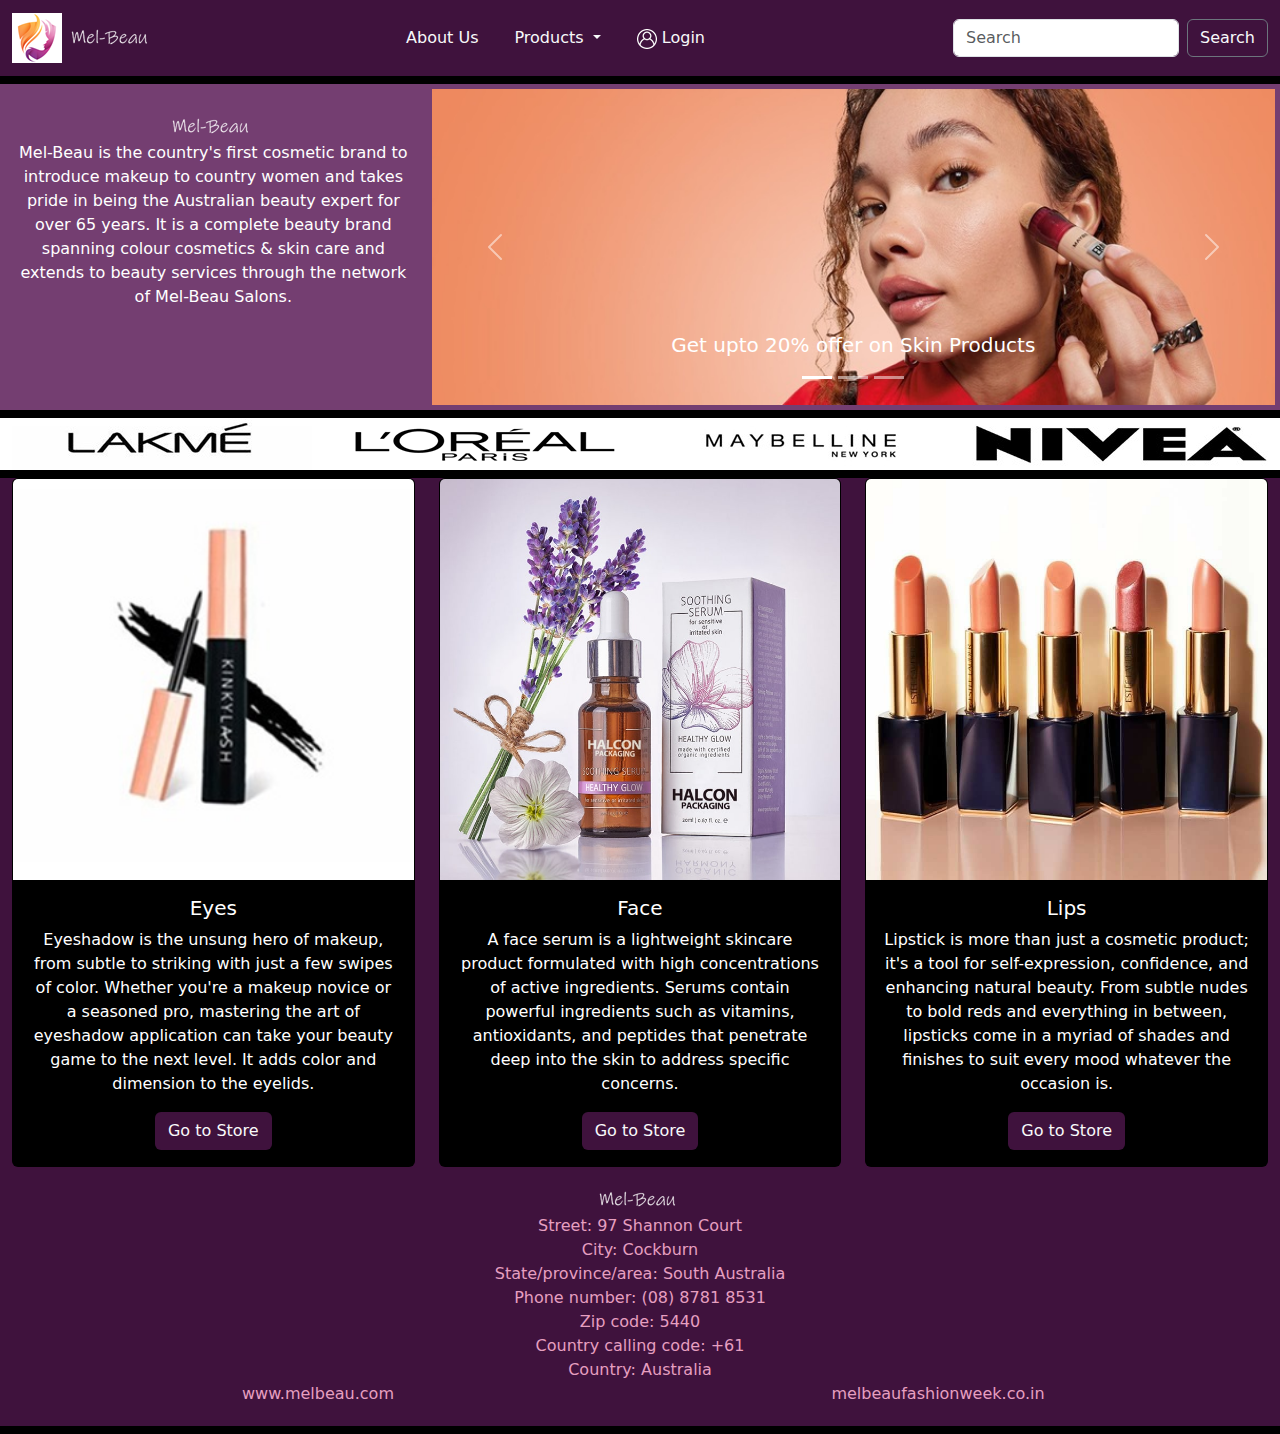
<file: index.html>
<!DOCTYPE html>
<html lang="en">
<head>
    <meta charset="UTF-8">
    <meta name="viewport" content="width=device-width, initial-scale=1.0">
    <title>Mel-Beau</title>
    
    <!--CSS link from Bootstrap-->
    <link href="https://cdn.jsdelivr.net/npm/bootstrap@5.3.3/dist/css/bootstrap.min.css" rel="stylesheet" integrity="sha384-QWTKZyjpPEjISv5WaRU9OFeRpok6YctnYmDr5pNlyT2bRjXh0JMhjY6hW+ALEwIH" crossorigin="anonymous">
    
    <!--JavaScript link from Bootstrap-->
    <script src="https://cdn.jsdelivr.net/npm/bootstrap@5.3.3/dist/js/bootstrap.bundle.min.js" integrity="sha384-YvpcrYf0tY3lHB60NNkmXc5s9fDVZLESaAA55NDzOxhy9GkcIdslK1eN7N6jIeHz" crossorigin="anonymous"></script>
    
    <!--Favicon link-->
    <link rel="icon" type="image/x-icon" href="images/favicon.webp">
    
    <!--CSS link-->
    <link href="styles/indexStyles.css" rel="stylesheet">

  </head>
<body>
  <!--Navigation Bar code starts-->
    <nav class="navbar navbar-expand-lg" style="background-color:rgb(63, 18, 61);">
        <div class="container-fluid">
          <a class="navbar-brand d-inline-block align-text-center text-light" href="index.html"><img src="images/mel-beau-logo.png"><img src="images/aboutUsLogo.png"></a>
          <button class="navbar-toggler" type="button" data-bs-toggle="collapse" data-bs-target="#navbarSupportedContent" aria-controls="navbarSupportedContent" aria-expanded="false" aria-label="Toggle navigation">
            <span class="navbar-toggler-icon"></span>
          </button>
          <div class="collapse navbar-collapse" id="navbarSupportedContent">
            <ul class="navbar-nav mx-auto mb-2 mb-lg-0">
              <li class="nav-item" style="margin-right:20px;">
                <a class="nav-link text-light" href="aboutUs.html">About Us</a>
              </li>
              <li class="nav-item dropdown" style="margin-right:20px;">
                <a class="nav-link dropdown-toggle text-light" role="button" data-bs-toggle="dropdown" aria-expanded="false">
                  Products
                </a>
                  <ul class="dropdown-menu" style="background-color:rgb(248, 148, 243);">
                  <li><a class="dropdown-item" href="eyes.html" >Eyes</a></li>
                  <li><a class="dropdown-item" href="face.html">Face</a></li>
                  <li><a class="dropdown-item" href="lips.html">Lips</a></li>
                  </ul>
                </li>
              <li class="nav-item" style="margin-right:20px;">
                <a class="nav-link text-light" href="loginPage.html"><img src="images/login-icon.png"> Login</a>
              </li>
            </ul>
            <form class="d-flex" role="search">
              <input class="form-control me-2" type="search" placeholder="Search" aria-label="Search">
              <button class="btn btn-outline-secondary text-light" type="submit">Search</button>
            </form>
          </div>
        </div>
      </nav>  
  <!--Navigation Bar code ends-->

  <!--Dark Container code starts-->
  <div class="container-fluid">
    <div class="row" style="background-color: black;">
      <div class="col-md-12 m-1"></div>
    </div>
  </div>
  <!--Dark Container code ends-->

<!--About Us and Carousel code starts-->
<div class="container-fluid" style="background-color:rgb(116, 62, 113);color: white;">
  <div class="row">

<!--About Us code starts-->
    <div class="col-md-4 text-center" style="margin-top:30px;"><img src="images/aboutUsLogo.png"><br>Mel-Beau is the country's first cosmetic brand to introduce makeup to country women and takes pride in being the Australian beauty expert for over 65 years. It is a complete beauty brand spanning colour cosmetics & skin care and extends to beauty services through the network of Mel-Beau Salons.</div>
<!--About Us code ends-->

<!--Carousel code starts-->
    <div class="col-md-8" style="padding:5px;">
<div id="carouselExampleCaptions" class="carousel slide">
  <div class="carousel-indicators">
    <button type="button" data-bs-target="#carouselExampleCaptions" data-bs-slide-to="0" class="active" aria-current="true" aria-label="Slide 1"></button>
    <button type="button" data-bs-target="#carouselExampleCaptions" data-bs-slide-to="1" aria-label="Slide 2"></button>
    <button type="button" data-bs-target="#carouselExampleCaptions" data-bs-slide-to="2" aria-label="Slide 3"></button>
  </div>
  <div class="carousel-inner">
    <div class="carousel-item active">
      <img src="images/carousel-1.jpg" class="d-block w-100" alt="...">
      <div class="carousel-caption d-none d-md-block">
        <h5>Get upto 20% offer on Skin Products</h5>
      </div>
    </div>
    <div class="carousel-item">
      <img src="images/carousel-2.jpg" class="d-block w-100" alt="...">
      <div class="carousel-caption d-none d-md-block">
        <h5>Get upto 15% offer on Lip Products</h5>
      </div>
    </div>
    <div class="carousel-item">
      <img src="images/carousel-3.jpg" class="d-block w-100" alt="...">
      <div class="carousel-caption d-none d-md-block">
        <h5>Get upto 25% offer on Eye Products</h5>
      </div>
    </div>
  <button class="carousel-control-prev" type="button" data-bs-target="#carouselExampleCaptions" data-bs-slide="prev">
    <span class="carousel-control-prev-icon" aria-hidden="true"></span>
    <span class="visually-hidden">Previous</span>
  </button>
  <button class="carousel-control-next" type="button" data-bs-target="#carouselExampleCaptions" data-bs-slide="next">
    <span class="carousel-control-next-icon" aria-hidden="true"></span>
    <span class="visually-hidden">Next</span>
  </button>
</div>
    </div>
  </div>
  <!--Carousel code ends-->
</div>
</div>
<!--About Us and Carousel code ends-->

<!--Dark Container code starts-->
<div class="container-fluid">
  <div class="row" style="background-color: black;">
    <div class="col-md-12 m-1">
    </div>
  </div>
</div>
<!--Dark Container code ends-->

<!--Brands code starts-->
<div class="container-fluid" style="overflow:hidden";>
  <div class="row" id="brands">
    <div class="col-md-3"><img src="images/lakme.jpg"></div>
    <div class="col-md-3"><img src="images/loreal.png"></div>
    <div class="col-md-3"><img src="images/maybelline.jpg"></div>
    <div class="col-md-3"><img src="images/nivea.jpg"></div>
  </div>
</div>
<!--Brands code starts-->

<!--Dark Container code starts-->
<div class="container-fluid">
  <div class="row" style="background-color: black;">
    <div class="col-md-12 m-1">
    </div>
  </div>
</div>
<!--Dark Container code ends-->

<!--Categories-->
<div class="container-fluid" style="background-color:rgb(63, 18, 61);">
  <div class="row text-center">
      <div class="col-md-4" id="cat1">
          <div class="card" style="background-color: black;color: white;">
              <img src="images/eyes.jpg" class="card-img-top">
              <div class="card-body">
                <h5 class="card-title">Eyes</h5>
                <p class="card-text">Eyeshadow is the unsung hero of makeup, from subtle to striking with just a few swipes of color. Whether you're a makeup novice or a seasoned pro, mastering the art of eyeshadow application can take your beauty game to the next level. It adds color and dimension to the eyelids.</p>
                <a href="eyes.html" class="btn text-light" style="background-color:rgb(63, 18, 61);">Go to Store</a>
              </div>
            </div>    
      </div>
      <div id="cat2" class="col-md-4">
          <div class="card" style="background-color:black;color: white;">
              <img src="images/face.jpg" class="card-img-top">
              <div class="card-body">
                <h5 class="card-title">Face</h5>
                <p class="card-text">A face serum is a lightweight skincare product formulated with high concentrations of active ingredients. Serums contain powerful ingredients such as vitamins, antioxidants, and peptides that penetrate deep into the skin to address specific concerns.</p>
                <a href="face.html" class="btn text-light" style="background-color:rgb(63, 18, 61);">Go to Store</a>
              </div>
            </div>    
      </div>
      <div id="cat3" class="col-md-4">
          <div class="card" style="background-color: black;color: white;">
              <img src="images/lips.jpg" class="card-img-top">
              <div class="card-body">
                <h5 class="card-title">Lips</h5>
                <p class="card-text">Lipstick is more than just a cosmetic product; it's a tool for self-expression, confidence, and enhancing natural beauty. From subtle nudes to bold reds and everything in between, lipsticks come in a myriad of shades and finishes to suit every mood whatever the occasion is.</p>
                <a href="lips.html" class="btn text-light" style="background-color:rgb(63, 18, 61);">Go to Store</a>
              </div>
            </div>    
      </div>
</div>
</div>
<!--Categories-->

<!--Address-->
<div class="container-fluid text-light" style="background-color:rgb(63, 18, 61);padding: 20px;">

<div class="row">
  <div class="col-md-12 text-center" style="color: rgb(230, 159, 192);"><img src="images/aboutUsLogo.png"><br>Street: 97 Shannon Court
    <br>
    City:  Cockburn
    <br>
    State/province/area:   South Australia
    <br>
    Phone number:  (08) 8781 8531
    <br>
    Zip code:  5440
    <br>
    Country calling code:  +61
    <br>
    Country:  Australia</div>
    <div class="row text-center">
      <div class="col-md-6"><a style="text-decoration: none;color: rgb(230, 159, 192);" href="index.html">www.melbeau.com</a></div>
      <div class="col-md-6"><a style="text-decoration: none;color: rgb(230, 159, 192);" href="index.html">melbeaufashionweek.co.in</a></div>
    </div>

</div>
</div>
<!--Address-->

<!--Dark Container code starts-->
<div class="container-fluid">
  <div class="row" style="background-color: black;">
    <div class="col-md-12 m-1">
    </div>
  </div>
</div>
<!--Dark Container code ends-->

</body>
</html>
</file>
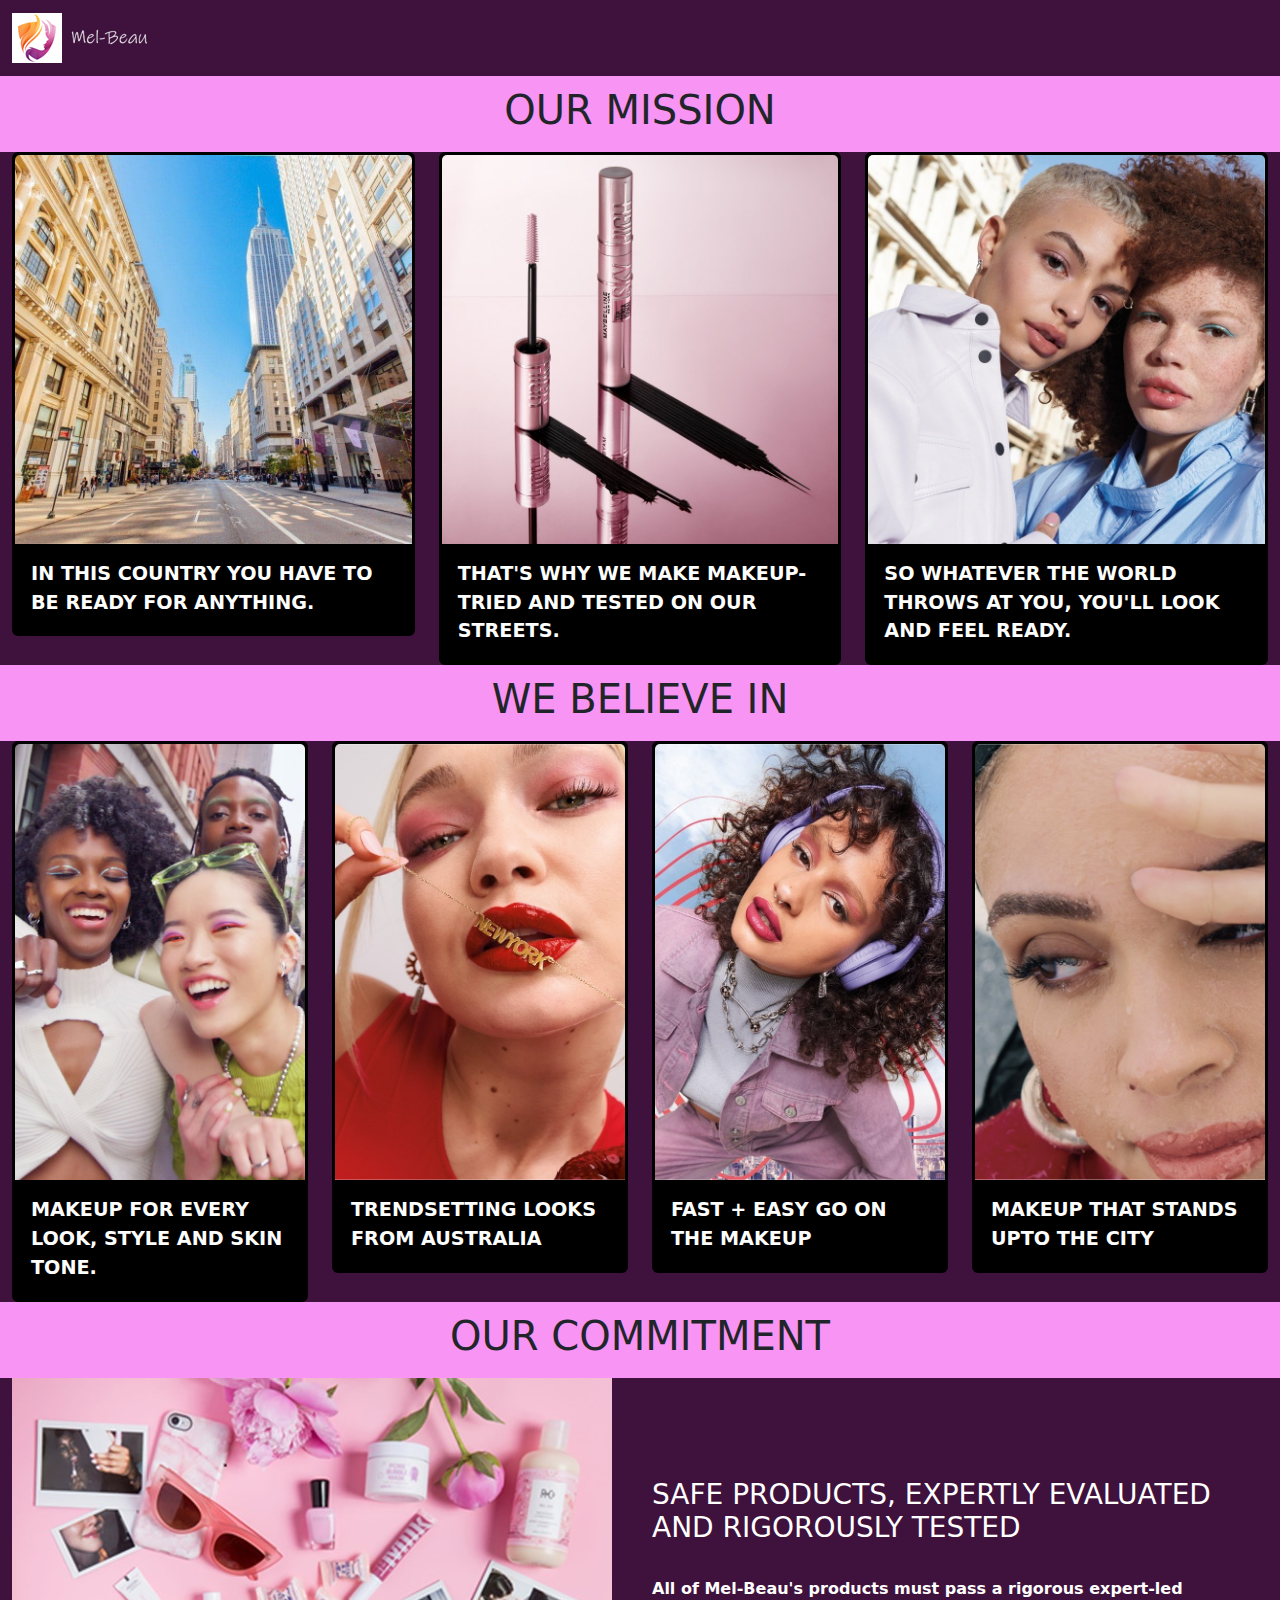
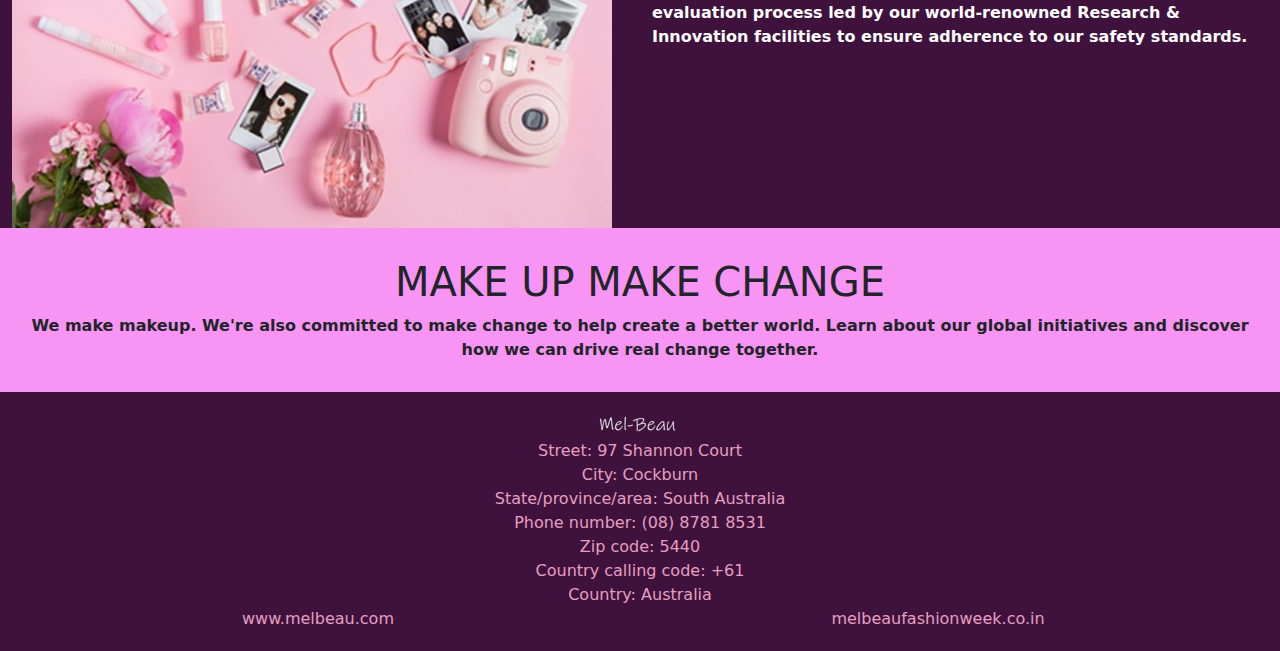
<file: aboutUs.html>
<!DOCTYPE html>
<html lang="en">
<head>
    <meta charset="UTF-8">
    <meta name="viewport" content="width=device-width, initial-scale=1.0">
    <title>About Us</title>
     
    <!--Favicon link-->
     <link rel="icon" type="image/x-icon" href="images/favicon.webp">
    
     <!--CSS link from Bootstrap-->
    <link href="https://cdn.jsdelivr.net/npm/bootstrap@5.3.3/dist/css/bootstrap.min.css" rel="stylesheet" integrity="sha384-QWTKZyjpPEjISv5WaRU9OFeRpok6YctnYmDr5pNlyT2bRjXh0JMhjY6hW+ALEwIH" crossorigin="anonymous">
    
    <!--CSS Link-->
    <link href="styles/aboutUsStyles.css" rel="stylesheet">

  </head>
<body>
    <!--Header-->
    <nav class="navbar navbar-expand-lg" style="background-color:rgb(63, 18, 61);">
        <div class="container-fluid">
          <a class="navbar-brand d-inline-block align-text-center text-light" href="index.html"><img src="images/mel-beau-logo.png"><img src="images/aboutUsLogo.png"></a>
        </div>
    </nav>
    
    <!--First two rows code starts-->
    <div class="container-fluid">

        <div class="row">
            <div class="col-md-12" style="padding:10px;text-align: center;background-color:rgb(248, 148, 243);"><h1>OUR MISSION</h1></div>
        </div>

        <div class="row" style="background-color:rgb(63, 18, 61);">
                <div class="col-md-4" id="card1">
                    <div class="card" style="border: solid black;background-color: black;color: white;">
                        <img src="images/aboutUsImage1.jpg" class="card-img-top">
                        <div class="card-body">
                          <p class="card-text" style="font-size: larger;"><b>IN THIS COUNTRY YOU HAVE TO BE READY FOR ANYTHING.</b></p>
                        </div>
                      </div>    
                </div>
                <div class="col-md-4" id="card2">
                    <div class="card" style="border: solid black;background-color: black;color: white;">
                        <img src="images/aboutUsImage2.jpg" class="card-img-top">
                        <div class="card-body">
                          <p class="card-text" style="font-size: larger;"><b>THAT'S WHY WE MAKE MAKEUP-TRIED AND TESTED ON OUR STREETS.</b></p>
                        </div>
                      </div>    
                </div>
                <div class="col-md-4" id="card3">
                    <div class="card" style="border: solid black;background-color: black;color: white;">
                        <img src="images/aboutUsImage3.jpg" class="card-img-top">
                        <div class="card-body">
                          <p class="card-text" style="font-size: larger;"><b>SO WHATEVER THE WORLD THROWS AT YOU, YOU'LL LOOK AND FEEL READY.</b></p>
                        </div>
                      </div>    
                </div>
        </div>
    </div>
    <!--First two rows code starts-->
    
    <!--Third and Fourth rows code sarts-->
    <div class="container-fluid">
        <div class="row">
            <div class="col-md-12" style="padding: 10px;text-align: center;background-color:rgb(248, 148, 243);"><h1>WE BELIEVE IN</h1></div>
        </div>
        <div class="row" style="background-color:rgb(63, 18, 61);">
            <div class="col-md-3" id="card4">
                <div class="card" style="border: solid black;background-color: black;color: white;">
                    <img src="images/weBelieveInImage1.jpg" class="card-img-top">
                    <div class="card-body">
                      <p class="card-text" style="font-size: larger;"><b>MAKEUP FOR EVERY LOOK, STYLE AND SKIN TONE.</b></p>
                    </div>
                  </div>    
            </div>
            <div class="col-md-3" id="card5">
                <div class="card" style="border: solid black;background-color: black;color: white;">
                    <img src="images/weBelieveInImage2.jpg" class="card-img-top">
                    <div class="card-body">
                      <p class="card-text" style="font-size: larger;"><b>TRENDSETTING LOOKS FROM AUSTRALIA</b></p>
                    </div>
                  </div>    
            </div>
            <div class="col-md-3" id="card6">
                <div class="card" style="border: solid black;background-color: black;color: white;">
                    <img src="images/weBelieveInImage3.jpg" class="card-img-top">
                    <div class="card-body">
                      <p class="card-text" style="font-size: larger;"><b>FAST + EASY GO ON THE MAKEUP</b></p>
                    </div>
                  </div>    
            </div>
            <div class="col-md-3" id="card7">
                <div class="card" style="border: solid black;background-color: black;color: white;">
                    <img src="images/weBelieveInImage4.jpg" class="card-img-top">
                    <div class="card-body">
                      <p class="card-text" style="font-size: larger;"><b>MAKEUP THAT STANDS UPTO THE CITY</b></p>
                    </div>
                  </div>    
            </div>
        </div>
    </div>
    <!--Third and Fourth rows code ends-->
    
    <!--Fifth and Sixth rows code starts-->
    <diV class="container-fluid">
        <div class="row">
            <div class="col-md-12" style="text-align: center;padding:10px;background-color:rgb(248, 148, 243);">
                <h1>OUR COMMITMENT</h1>
            </div>
            </div>
            <div class="row" style="background-color:rgb(63, 18, 61);color: white;">
                <div class="col-md-6"><img src="images/fsRowImage.jpg"></div>
                <div class="col-md-6" style="margin-top: 100px;"><h3>SAFE PRODUCTS, EXPERTLY EVALUATED AND RIGOROUSLY TESTED</h3><br>
                    <b>All of Mel-Beau's products must pass a rigorous expert-led evaluation process led by our world-renowned Research & Innovation facilities to ensure adherence to our safety standards.</b></div>
            </div>
        </div>
    <!--Fifth and Sixth rows code ends-->
    
    <!--Footer-->
    <div class="container-fluid">
        <div class="row text-center"  style="background-color:rgb(248, 148, 243);">
            <div class="col-md-12" style="padding: 30px;">
                <h1>MAKE UP MAKE CHANGE</h1>
                <b>We make makeup. We're also committed to make change to help create a better world. Learn about our global initiatives and discover how we can drive real change together.</b>
            </div>
        </div>
    </div>

    <!--Address-->
<div class="container-fluid text-light" style="background-color:rgb(63, 18, 61);padding: 20px;">

  <div class="row">
    <div class="col-md-12 text-center" style="color: rgb(230, 159, 192);"><img src="images/aboutUsLogo.png"><br>Street: 97 Shannon Court
      <br>
      City:  Cockburn
      <br>
      State/province/area:   South Australia
      <br>
      Phone number:  (08) 8781 8531
      <br>
      Zip code:  5440
      <br>
      Country calling code:  +61
      <br>
      Country:  Australia</div>
  
      <div class="row text-center">
        <div class="col-md-6"><a style="text-decoration: none;color: rgb(230, 159, 192);" href="index.html">www.melbeau.com</a></div>
        <div class="col-md-6"><a style="text-decoration: none;color: rgb(230, 159, 192);" href="index.html">melbeaufashionweek.co.in</a></div>
      </div>
  
  </div>
  </div>
  <!--Address-->
  
</body>
</html>
</file>
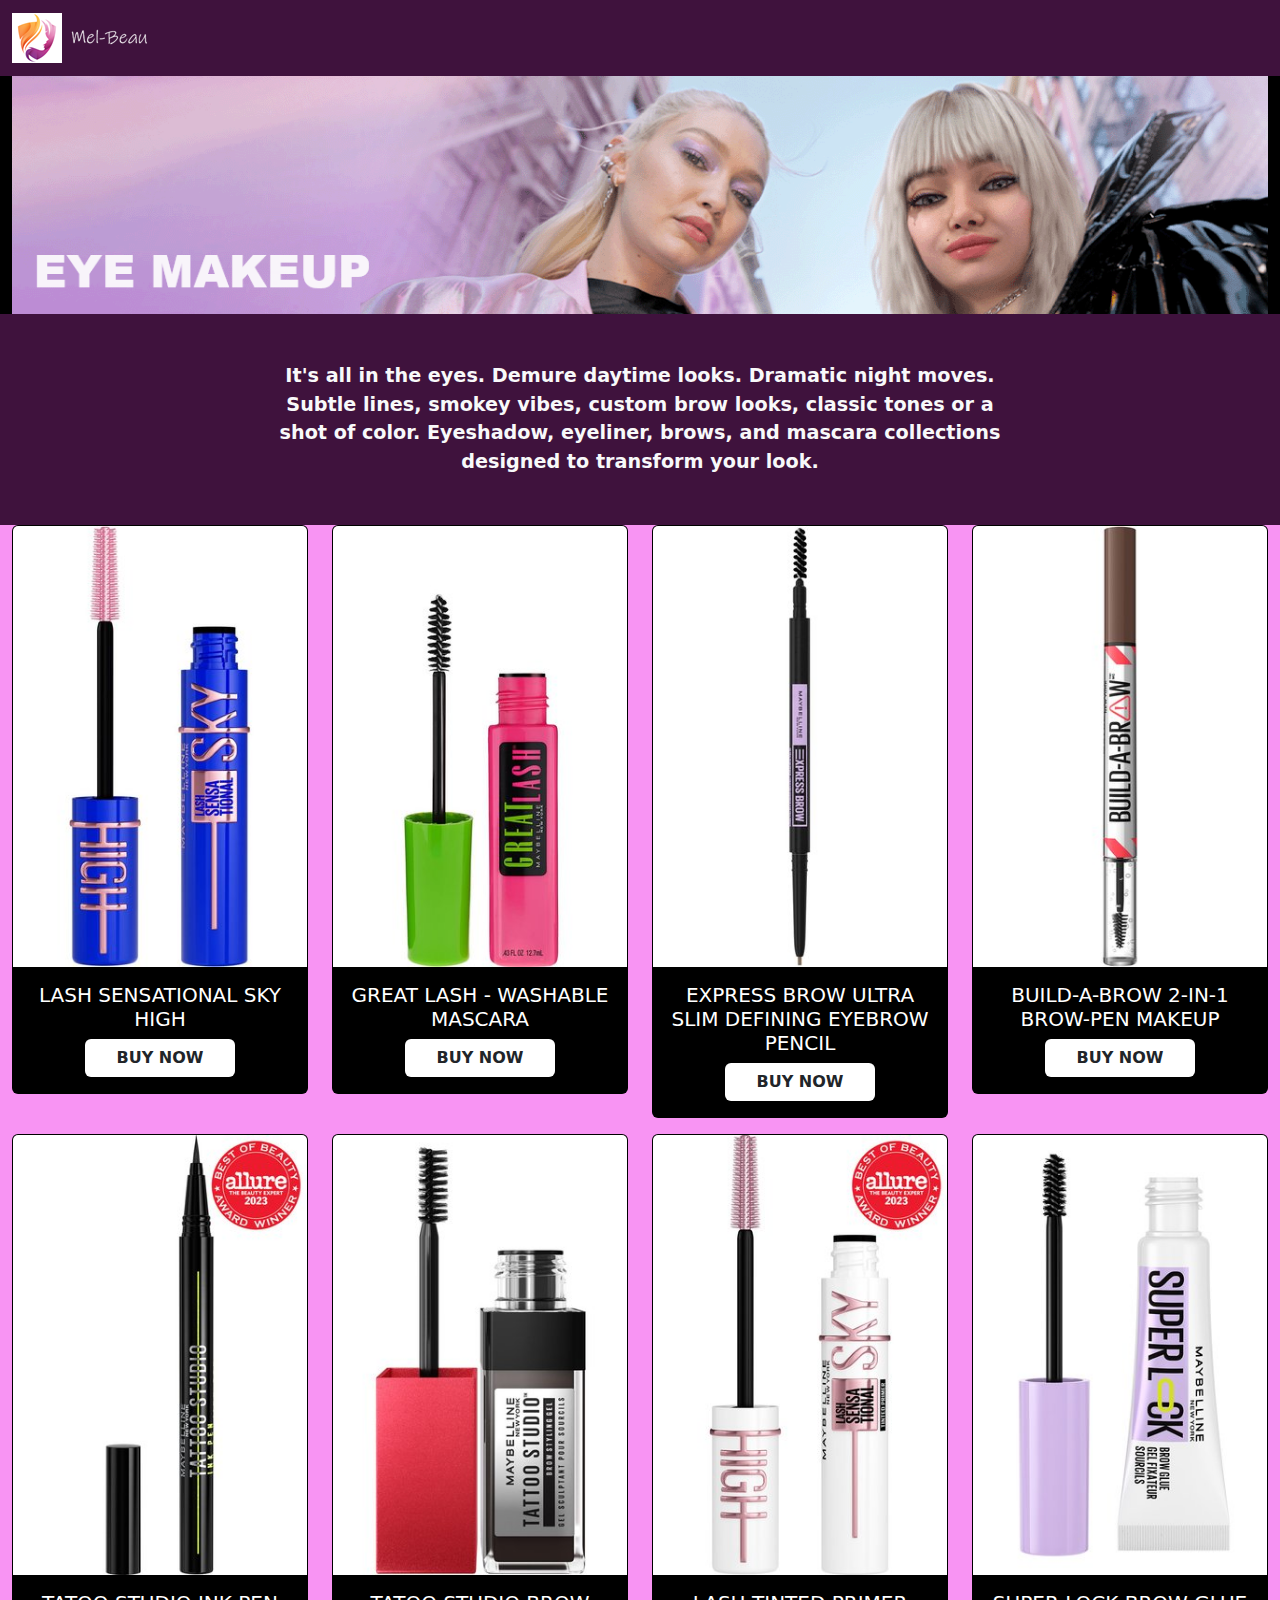
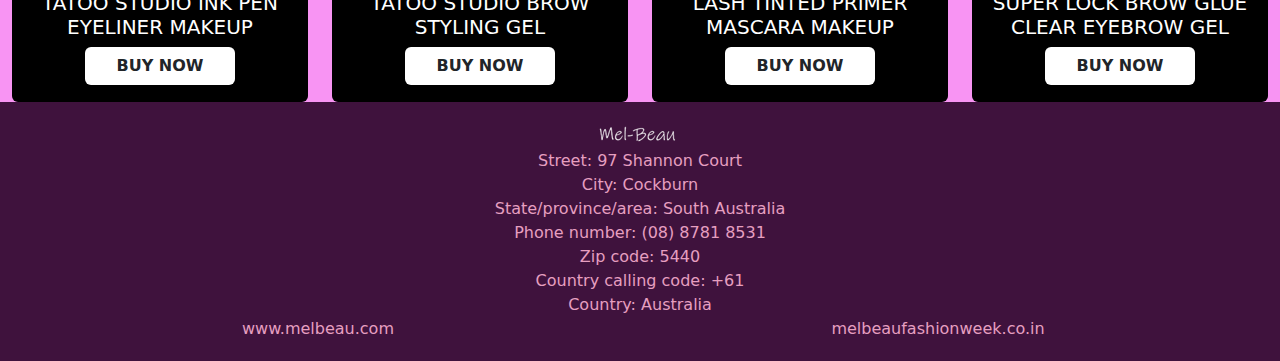
<file: eyes.html>
<!DOCTYPE html>
<html lang="en">
<head>
    <meta charset="UTF-8">
    <meta name="viewport" content="width=device-width, initial-scale=1.0">
    <title>Eye Products</title>

    <!--Favicon link-->
    <link rel="icon" type="image/x-icon" href="images/favicon.webp">
    
    <!--CSS link from Bootstrap-->
   <link href="https://cdn.jsdelivr.net/npm/bootstrap@5.3.3/dist/css/bootstrap.min.css" rel="stylesheet" integrity="sha384-QWTKZyjpPEjISv5WaRU9OFeRpok6YctnYmDr5pNlyT2bRjXh0JMhjY6hW+ALEwIH" crossorigin="anonymous">

   <!--CSS Link-->
   <link href="styles/categoriesStyles.css" rel="stylesheet">

</head>
<body>
     <!--Header-->
     <nav class="navbar navbar-expand-lg" style="background-color:rgb(63, 18, 61);">
        <div class="container-fluid">
          <a class="navbar-brand d-inline-block align-text-center text-light" href="index.html"><img src="images/mel-beau-logo.png"><img src="images/aboutUsLogo.png"></a>
        </div>
    </nav>

    <!--Banner-->
    <div class="container-fluid" style="background-color: black;">
        <div class="row">
            <div class="col-md-12"><img src="images/eyeProductsBanner.png" class="img-fluid"></div>
        </div>
    </div>

    <!--Content-->
    <div class="container-fluid" style="background-color:rgb(63, 18, 61);">
        <div class="row">
            <div class="col-md-2"></div>
            <div class="col-md-8 text-center text-light p-5" style="font-size: larger;"><b>It's all in the eyes. Demure daytime looks. Dramatic night moves. Subtle lines, smokey vibes, custom brow looks, classic tones or a shot of color. Eyeshadow, eyeliner, brows, and mascara collections designed to transform your look.</b></div>
            <div class="col-md-2"></div>
        </div>
    </div>

    <!--Products-->
    <div class="container-fluid" style="background-color: rgb(248, 148, 243);">
        
        <div class="row">
            
            <div class="col-md-3 text-center" id="card1">
                <div class="card" style="background-color: black;color: white;">
                    <img src="images/eyeProduct1.jpg" class="card-img-top">
                    <div class="card-body">
                      <h5 class="card-title">LASH SENSATIONAL SKY HIGH</h5>
                      <a href="#" class="btn text-dark" style="background-color:white;width: 150px;"><b>BUY NOW</b></a>
                    </div>  
                  </div>    
            </div>

            <div class="col-md-3 text-center" id="card2">
                <div class="card" style="background-color: black;color: white;">
                    <img src="images/eyeProduct2.jpg" class="card-img-top">
                    <div class="card-body">
                      <h5 class="card-title">GREAT LASH - WASHABLE MASCARA</h5>
                      <a href="#" class="btn text-dark" style="background-color:white;width: 150px;"><b>BUY NOW</b></a>
                    </div>  
                  </div>    
            </div>

            <div class="col-md-3 text-center" id="card3">
                <div class="card" style="background-color: black;color: white;">
                    <img src="images/eyeProduct3.jpg" class="card-img-top">
                    <div class="card-body">
                      <h5 class="card-title">EXPRESS BROW ULTRA SLIM DEFINING EYEBROW PENCIL</h5>
                      <a href="#" class="btn text-dark" style="background-color:white;width: 150px;"><b>BUY NOW</b></a>
                    </div>  
                  </div>    
            </div>

            <div class="col-md-3 text-center" id="card4">
                <div class="card" style="background-color: black;color: white;">
                    <img src="images/eyeProduct4.jpg" class="card-img-top">
                    <div class="card-body">
                      <h5 class="card-title">BUILD-A-BROW 2-IN-1 BROW-PEN MAKEUP </h5>
                      <a href="#" class="btn text-dark" style="background-color:white;width: 150px;"><b>BUY NOW</b></a>
                    </div>  
                  </div>    
            </div>
    
        </div>

        <div class="row m-2"></div>

        <div class="row">
            
            <div class="col-md-3 text-center" id="card5">
                <div class="card" style="background-color: black;color: white;">
                    <img src="images/eyeProduct5.jpg" class="card-img-top">
                    <div class="card-body">
                      <h5 class="card-title">TATOO STUDIO INK PEN EYELINER MAKEUP</h5>
                      <a href="#" class="btn text-dark" style="background-color:white;width: 150px;"><b>BUY NOW</b></a>
                    </div>  
                  </div>    
            </div>

            <div class="col-md-3 text-center" id="card6">
                <div class="card" style="background-color: black;color: white;">
                    <img src="images/eyeProduct6.jpg" class="card-img-top">
                    <div class="card-body">
                      <h5 class="card-title">TATOO STUDIO BROW STYLING GEL</h5>
                      <a href="#" class="btn text-dark" style="background-color:white;width: 150px;"><b>BUY NOW</b></a>
                    </div>  
                  </div>    
            </div>

            <div class="col-md-3 text-center" id="card7">
                <div class="card" style="background-color: black;color: white;">
                    <img src="images/eyeProduct7.jpg" class="card-img-top">
                    <div class="card-body">
                      <h5 class="card-title">LASH TINTED PRIMER MASCARA MAKEUP</h5>
                      <a href="#" class="btn text-dark" style="background-color:white;width: 150px;"><b>BUY NOW</b></a>
                    </div>  
                  </div>    
            </div>

            <div class="col-md-3 text-center" id="card8">
                <div class="card" style="background-color: black;color: white;">
                    <img src="images/eyeProduct8.jpg" class="card-img-top">
                    <div class="card-body">
                      <h5 class="card-title">SUPER LOCK BROW GLUE CLEAR EYEBROW GEL</h5>
                      <a href="#" class="btn text-dark" style="background-color:white;width: 150px;"><b>BUY NOW</b></a>
                    </div>  
                  </div>    
            </div>
    
        </div>


    </div>

     <!--Address-->
<div class="container-fluid text-light" style="background-color:rgb(63, 18, 61);padding: 20px;">

    <div class="row">
      <div class="col-md-12 text-center" style="color: rgb(230, 159, 192);"><img src="images/aboutUsLogo.png"><br>Street: 97 Shannon Court
        <br>
        City:  Cockburn
        <br>
        State/province/area:   South Australia
        <br>
        Phone number:  (08) 8781 8531
        <br>
        Zip code:  5440
        <br>
        Country calling code:  +61
        <br>
        Country:  Australia</div>
    
        <div class="row text-center">
          <div class="col-md-6"><a style="text-decoration: none;color: rgb(230, 159, 192);" href="index.html">www.melbeau.com</a></div>
          <div class="col-md-6"><a style="text-decoration: none;color: rgb(230, 159, 192);" href="index.html">melbeaufashionweek.co.in</a></div>
        </div>
    
    </div>
    </div>
    <!--Address-->

</body>
</html>
</file>
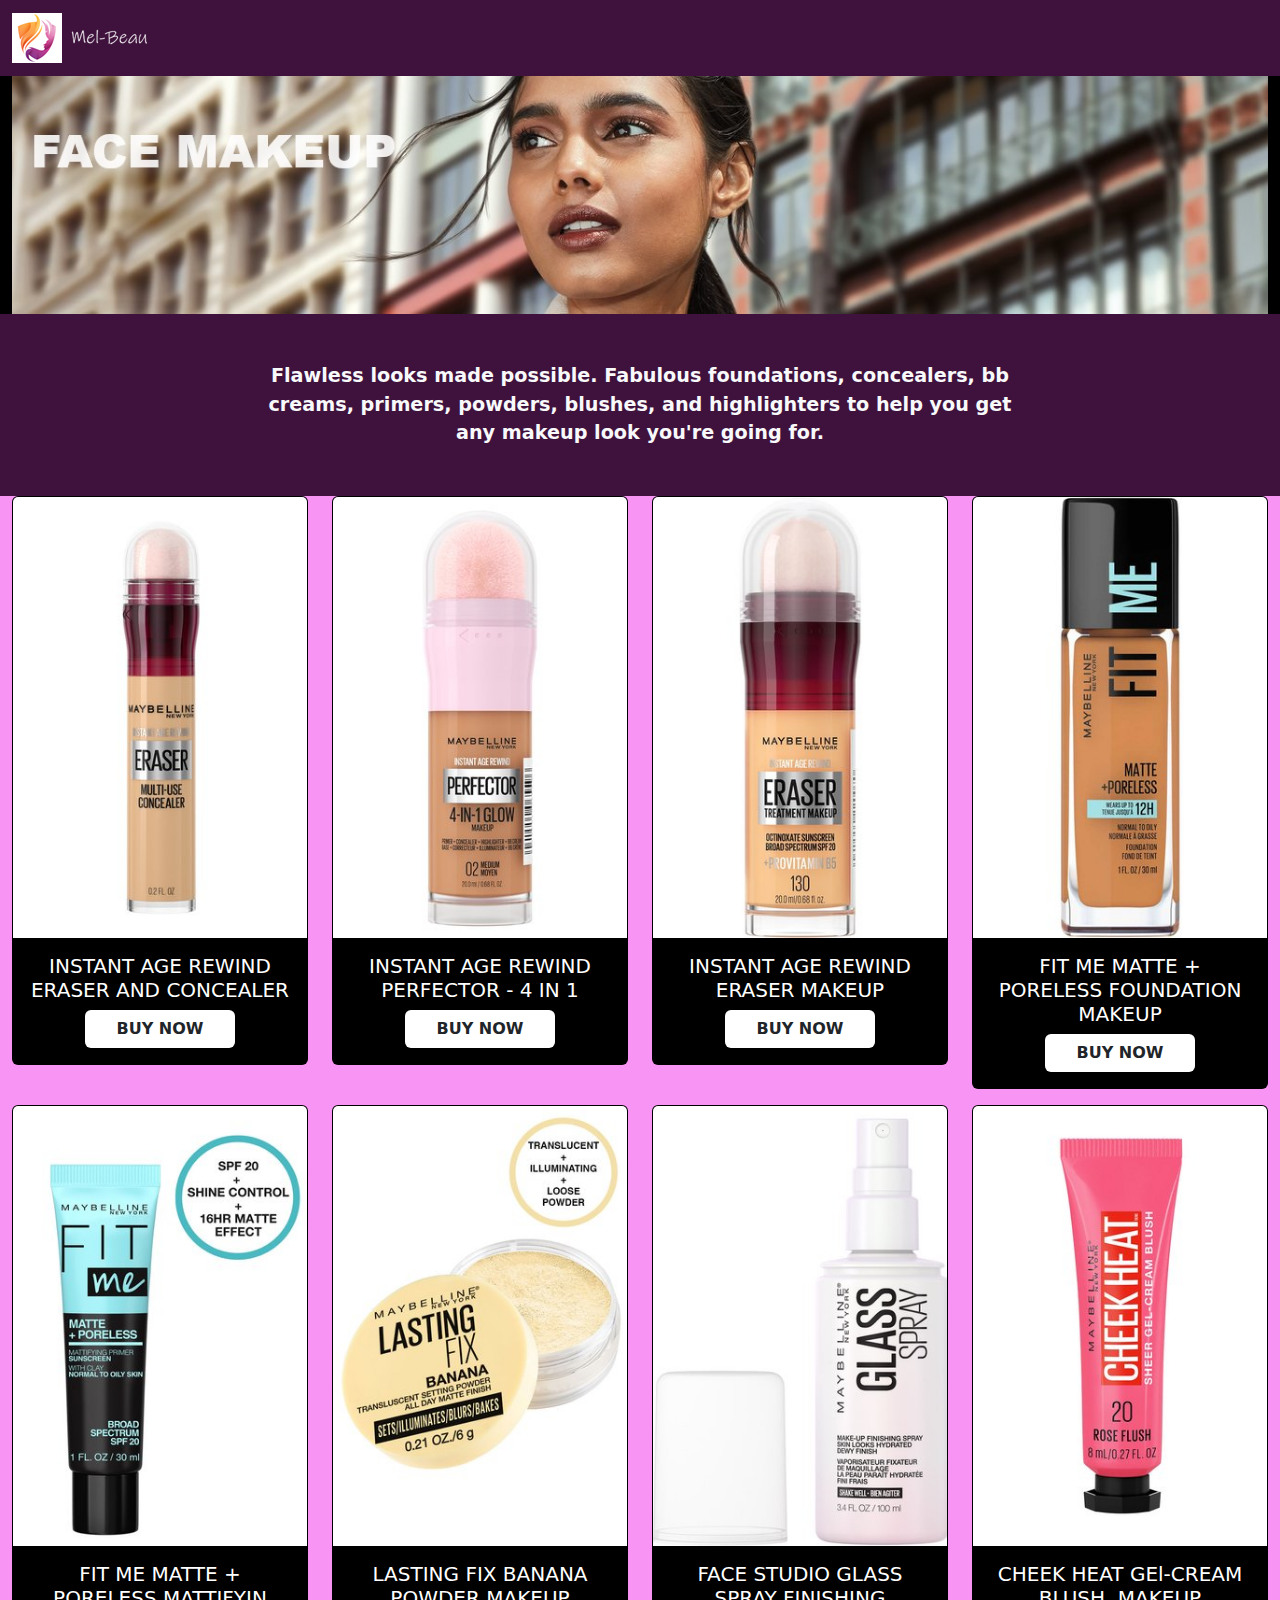
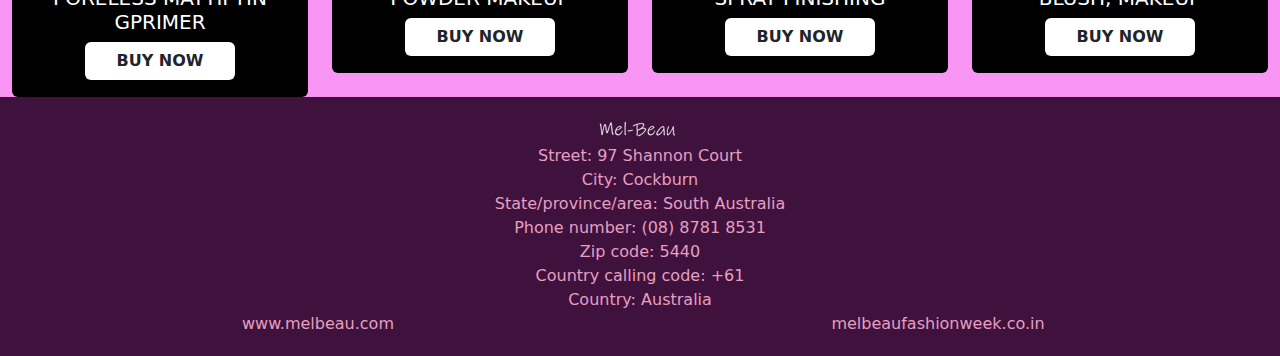
<file: face.html>
<!DOCTYPE html>
<html lang="en">
<head>
    <meta charset="UTF-8">
    <meta name="viewport" content="width=device-width, initial-scale=1.0">
    <title>Eye Products</title>

    <!--Favicon link-->
    <link rel="icon" type="image/x-icon" href="images/favicon.webp">
    
    <!--CSS link from Bootstrap-->
   <link href="https://cdn.jsdelivr.net/npm/bootstrap@5.3.3/dist/css/bootstrap.min.css" rel="stylesheet" integrity="sha384-QWTKZyjpPEjISv5WaRU9OFeRpok6YctnYmDr5pNlyT2bRjXh0JMhjY6hW+ALEwIH" crossorigin="anonymous">

   <!--CSS Link-->
   <link href="styles/categoriesStyles.css" rel="stylesheet">

</head>
<body>
     <!--Header-->
     <nav class="navbar navbar-expand-lg" style="background-color:rgb(63, 18, 61);">
        <div class="container-fluid">
          <a class="navbar-brand d-inline-block align-text-center text-light" href="index.html"><img src="images/mel-beau-logo.png"><img src="images/aboutUsLogo.png"></a>
        </div>
    </nav>

    <!--Banner-->
    <div class="container-fluid" style="background-color: black;">
        <div class="row">
            <div class="col-md-12"><img src="images/faceProductsBanner.jpg" class="img-fluid"></div>
        </div>
    </div>

    <!--Content-->
    <div class="container-fluid" style="background-color:rgb(63, 18, 61);">
        <div class="row">
            <div class="col-md-2"></div>
            <div class="col-md-8 text-center text-light p-5" style="font-size: larger;"><b>Flawless looks made possible. Fabulous foundations, concealers, bb creams, primers, powders, blushes, and highlighters to help you get any makeup look you're going for.</b></div>
            <div class="col-md-2"></div>
        </div>
    </div>

    <!--Products-->
    <div class="container-fluid" style="background-color: rgb(248, 148, 243);">
        
        <div class="row">
            
            <div class="col-md-3 text-center" id="card1">
                <div class="card" style="background-color: black;color: white;">
                    <img src="images/faceProduct1.jpg" class="card-img-top">
                    <div class="card-body">
                      <h5 class="card-title">INSTANT AGE REWIND ERASER AND CONCEALER</h5>
                      <a href="#" class="btn text-dark" style="background-color:white;width: 150px;"><b>BUY NOW</b></a>
                    </div>  
                  </div>    
            </div>

            <div class="col-md-3 text-center" id="card2">
                <div class="card" style="background-color: black;color: white;">
                    <img src="images/faceProduct2.jpg" class="card-img-top">
                    <div class="card-body">
                      <h5 class="card-title">INSTANT AGE REWIND PERFECTOR - 4 IN 1</h5>
                      <a href="#" class="btn text-dark" style="background-color:white;width: 150px;"><b>BUY NOW</b></a>
                    </div>  
                  </div>    
            </div>

            <div class="col-md-3 text-center" id="card3">
                <div class="card" style="background-color: black;color: white;">
                    <img src="images/faceProduct3.jpg" class="card-img-top">
                    <div class="card-body">
                      <h5 class="card-title">INSTANT AGE REWIND ERASER MAKEUP</h5>
                      <a href="#" class="btn text-dark" style="background-color:white;width: 150px;"><b>BUY NOW</b></a>
                    </div>  
                  </div>    
            </div>

            <div class="col-md-3 text-center" id="card4">
                <div class="card" style="background-color: black;color: white;">
                    <img src="images/faceProduct4.jpg" class="card-img-top">
                    <div class="card-body">
                      <h5 class="card-title">FIT ME MATTE + PORELESS FOUNDATION MAKEUP</h5>
                      <a href="#" class="btn text-dark" style="background-color:white;width: 150px;"><b>BUY NOW</b></a>
                    </div>  
                  </div>    
            </div>
    
        </div>

        <div class="row m-2"></div>

        <div class="row">
            
            <div class="col-md-3 text-center" id="card5">
                <div class="card" style="background-color: black;color: white;">
                    <img src="images/faceProduct5.jpg" class="card-img-top">
                    <div class="card-body">
                      <h5 class="card-title">FIT ME MATTE + PORELESS MATTIFYIN GPRIMER </h5>
                      <a href="#" class="btn text-dark" style="background-color:white;width: 150px;"><b>BUY NOW</b></a>
                    </div>  
                  </div>    
            </div>

            <div class="col-md-3 text-center" id="card6">
                <div class="card" style="background-color: black;color: white;">
                    <img src="images/faceProduct6.jpg" class="card-img-top">
                    <div class="card-body">
                      <h5 class="card-title">LASTING FIX BANANA POWDER MAKEUP</h5>
                      <a href="#" class="btn text-dark" style="background-color:white;width: 150px;"><b>BUY NOW</b></a>
                    </div>  
                  </div>    
            </div>

            <div class="col-md-3 text-center" id="card7">
                <div class="card" style="background-color: black;color: white;">
                    <img src="images/faceProduct7.jpg" class="card-img-top">
                    <div class="card-body">
                      <h5 class="card-title">FACE STUDIO GLASS SPRAY FINISHING</h5>
                      <a href="#" class="btn text-dark" style="background-color:white;width: 150px;"><b>BUY NOW</b></a>
                    </div>  
                  </div>    
            </div>

            <div class="col-md-3 text-center" id="card8">
                <div class="card" style="background-color: black;color: white;">
                    <img src="images/faceProduct8.jpg" class="card-img-top">
                    <div class="card-body">
                      <h5 class="card-title">CHEEK HEAT GEl-CREAM BLUSH, MAKEUP</h5>
                      <a href="#" class="btn text-dark" style="background-color:white;width: 150px;"><b>BUY NOW</b></a>
                    </div>  
                  </div>    
            </div>
    
        </div>


    </div>

     <!--Address-->
<div class="container-fluid text-light" style="background-color:rgb(63, 18, 61);padding: 20px;">

    <div class="row">
      <div class="col-md-12 text-center" style="color: rgb(230, 159, 192);"><img src="images/aboutUsLogo.png"><br>Street: 97 Shannon Court
        <br>
        City:  Cockburn
        <br>
        State/province/area:   South Australia
        <br>
        Phone number:  (08) 8781 8531
        <br>
        Zip code:  5440
        <br>
        Country calling code:  +61
        <br>
        Country:  Australia</div>
    
        <div class="row text-center">
          <div class="col-md-6"><a style="text-decoration: none;color: rgb(230, 159, 192);" href="index.html">www.melbeau.com</a></div>
          <div class="col-md-6"><a style="text-decoration: none;color: rgb(230, 159, 192);" href="index.html">melbeaufashionweek.co.in</a></div>
        </div>
    
    </div>
    </div>
    <!--Address-->

</body>
</html>
</file>
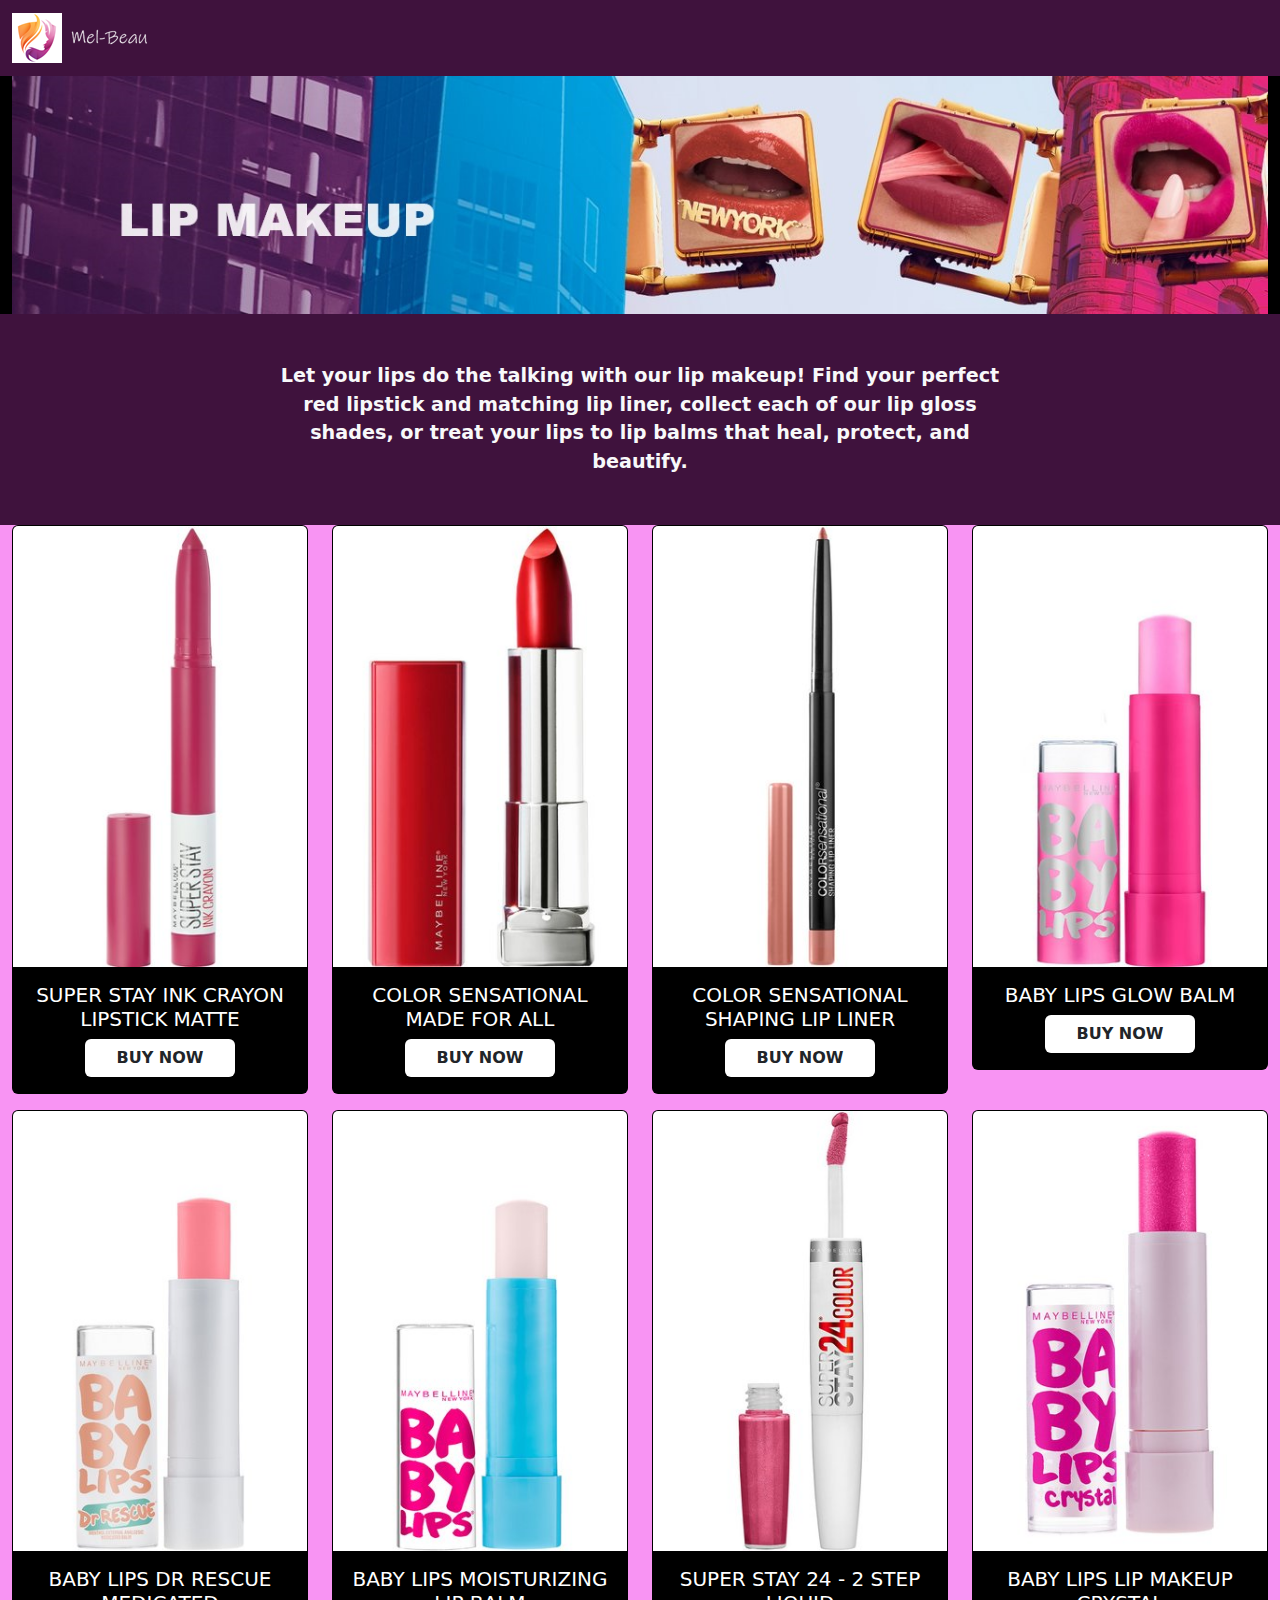
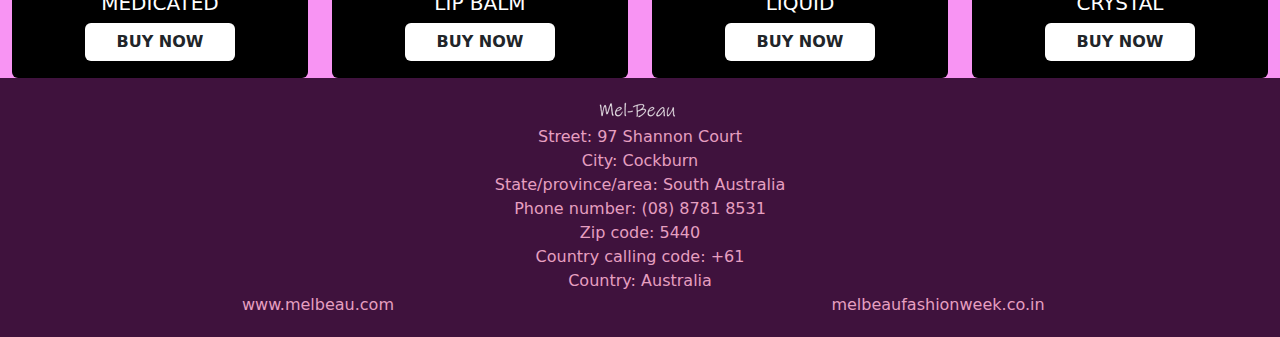
<file: lips.html>
<!DOCTYPE html>
<html lang="en">
<head>
    <meta charset="UTF-8">
    <meta name="viewport" content="width=device-width, initial-scale=1.0">
    <title>Eye Products</title>

    <!--Favicon link-->
    <link rel="icon" type="image/x-icon" href="images/favicon.webp">
    
    <!--CSS link from Bootstrap-->
   <link href="https://cdn.jsdelivr.net/npm/bootstrap@5.3.3/dist/css/bootstrap.min.css" rel="stylesheet" integrity="sha384-QWTKZyjpPEjISv5WaRU9OFeRpok6YctnYmDr5pNlyT2bRjXh0JMhjY6hW+ALEwIH" crossorigin="anonymous">

   <!--CSS Link-->
   <link href="styles/categoriesStyles.css" rel="stylesheet">

</head>
<body>
     <!--Header-->
     <nav class="navbar navbar-expand-lg" style="background-color:rgb(63, 18, 61);">
        <div class="container-fluid">
          <a class="navbar-brand d-inline-block align-text-center text-light" href="index.html"><img src="images/mel-beau-logo.png"><img src="images/aboutUsLogo.png"></a>
        </div>
    </nav>

    <!--Banner-->
    <div class="container-fluid" style="background-color: black;">
        <div class="row">
            <div class="col-md-12"><img src="images/lipsProductsBanner.jpg" class="img-fluid"></div>
        </div>
    </div>

    <!--Content-->
    <div class="container-fluid" style="background-color:rgb(63, 18, 61);">
        <div class="row">
            <div class="col-md-2"></div>
            <div class="col-md-8 text-center text-light p-5" style="font-size: larger;"><b>Let your lips do the talking with our lip makeup! Find your perfect red lipstick and matching lip liner, collect each of our lip gloss shades, or treat your lips to lip balms that heal, protect, and beautify.</b></div>
            <div class="col-md-2"></div>
        </div>
    </div>

    <!--Products-->
    <div class="container-fluid" style="background-color: rgb(248, 148, 243);">
        
        <div class="row">
            
            <div class="col-md-3 text-center" id="card1">
                <div class="card" style="background-color: black;color: white;">
                    <img src="images/lipsProduct1.jpg" class="card-img-top">
                    <div class="card-body">
                      <h5 class="card-title">SUPER STAY INK CRAYON LIPSTICK MATTE</h5>
                      <a href="#" class="btn text-dark" style="background-color:white;width: 150px;"><b>BUY NOW</b></a>
                    </div>  
                  </div>    
            </div>

            <div class="col-md-3 text-center" id="card2">
                <div class="card" style="background-color: black;color: white;">
                    <img src="images/lipsProduct2.jpg" class="card-img-top">
                    <div class="card-body">
                      <h5 class="card-title">COLOR SENSATIONAL MADE FOR ALL</h5>
                      <a href="#" class="btn text-dark" style="background-color:white;width: 150px;"><b>BUY NOW</b></a>
                    </div>  
                  </div>    
            </div>

            <div class="col-md-3 text-center" id="card3">
                <div class="card" style="background-color: black;color: white;">
                    <img src="images/lipsProduct3.jpg" class="card-img-top">
                    <div class="card-body">
                      <h5 class="card-title">COLOR SENSATIONAL SHAPING LIP LINER</h5>
                      <a href="#" class="btn text-dark" style="background-color:white;width: 150px;"><b>BUY NOW</b></a>
                    </div>  
                  </div>    
            </div>

            <div class="col-md-3 text-center" id="card4">
                <div class="card" style="background-color: black;color: white;">
                    <img src="images/lipsProduct4.jpg" class="card-img-top">
                    <div class="card-body">
                      <h5 class="card-title">BABY LIPS GLOW BALM</h5>
                      <a href="#" class="btn text-dark" style="background-color:white;width: 150px;"><b>BUY NOW</b></a>
                    </div>  
                  </div>    
            </div>
    
        </div>

        <div class="row m-2"></div>

        <div class="row">
            
            <div class="col-md-3 text-center" id="card5">
                <div class="card" style="background-color: black;color: white;">
                    <img src="images/lipsProduct5.jpg" class="card-img-top">
                    <div class="card-body">
                      <h5 class="card-title">BABY LIPS DR RESCUE MEDICATED</h5>
                      <a href="#" class="btn text-dark" style="background-color:white;width: 150px;"><b>BUY NOW</b></a>
                    </div>  
                  </div>    
            </div>

            <div class="col-md-3 text-center" id="card6">
                <div class="card" style="background-color: black;color: white;">
                    <img src="images/lipsProduct6.jpg" class="card-img-top">
                    <div class="card-body">
                      <h5 class="card-title">BABY LIPS MOISTURIZING LIP BALM</h5>
                      <a href="#" class="btn text-dark" style="background-color:white;width: 150px;"><b>BUY NOW</b></a>
                    </div>  
                  </div>    
            </div>

            <div class="col-md-3 text-center" id="card7">
                <div class="card" style="background-color: black;color: white;">
                    <img src="images/lipsProduct7.jpg" class="card-img-top">
                    <div class="card-body">
                      <h5 class="card-title">SUPER STAY 24 - 2 STEP LIQUID</h5>
                      <a href="#" class="btn text-dark" style="background-color:white;width: 150px;"><b>BUY NOW</b></a>
                    </div>  
                  </div>    
            </div>

            <div class="col-md-3 text-center" id="card8">
                <div class="card" style="background-color: black;color: white;">
                    <img src="images/lipsProduct8.jpg" class="card-img-top">
                    <div class="card-body">
                      <h5 class="card-title">BABY LIPS LIP MAKEUP CRYSTAL</h5>
                      <a href="#" class="btn text-dark" style="background-color:white;width: 150px;"><b>BUY NOW</b></a>
                    </div>  
                  </div>    
            </div>
    
        </div>


    </div>

     <!--Address-->
<div class="container-fluid text-light" style="background-color:rgb(63, 18, 61);padding: 20px;">

    <div class="row">
      <div class="col-md-12 text-center" style="color: rgb(230, 159, 192);"><img src="images/aboutUsLogo.png"><br>Street: 97 Shannon Court
        <br>
        City:  Cockburn
        <br>
        State/province/area:   South Australia
        <br>
        Phone number:  (08) 8781 8531
        <br>
        Zip code:  5440
        <br>
        Country calling code:  +61
        <br>
        Country:  Australia</div>
    
        <div class="row text-center">
          <div class="col-md-6"><a style="text-decoration: none;color: rgb(230, 159, 192);" href="index.html">www.melbeau.com</a></div>
          <div class="col-md-6"><a style="text-decoration: none;color: rgb(230, 159, 192);" href="index.html">melbeaufashionweek.co.in</a></div>
        </div>
    
    </div>
    </div>
    <!--Address-->

</body>
</html>
</file>
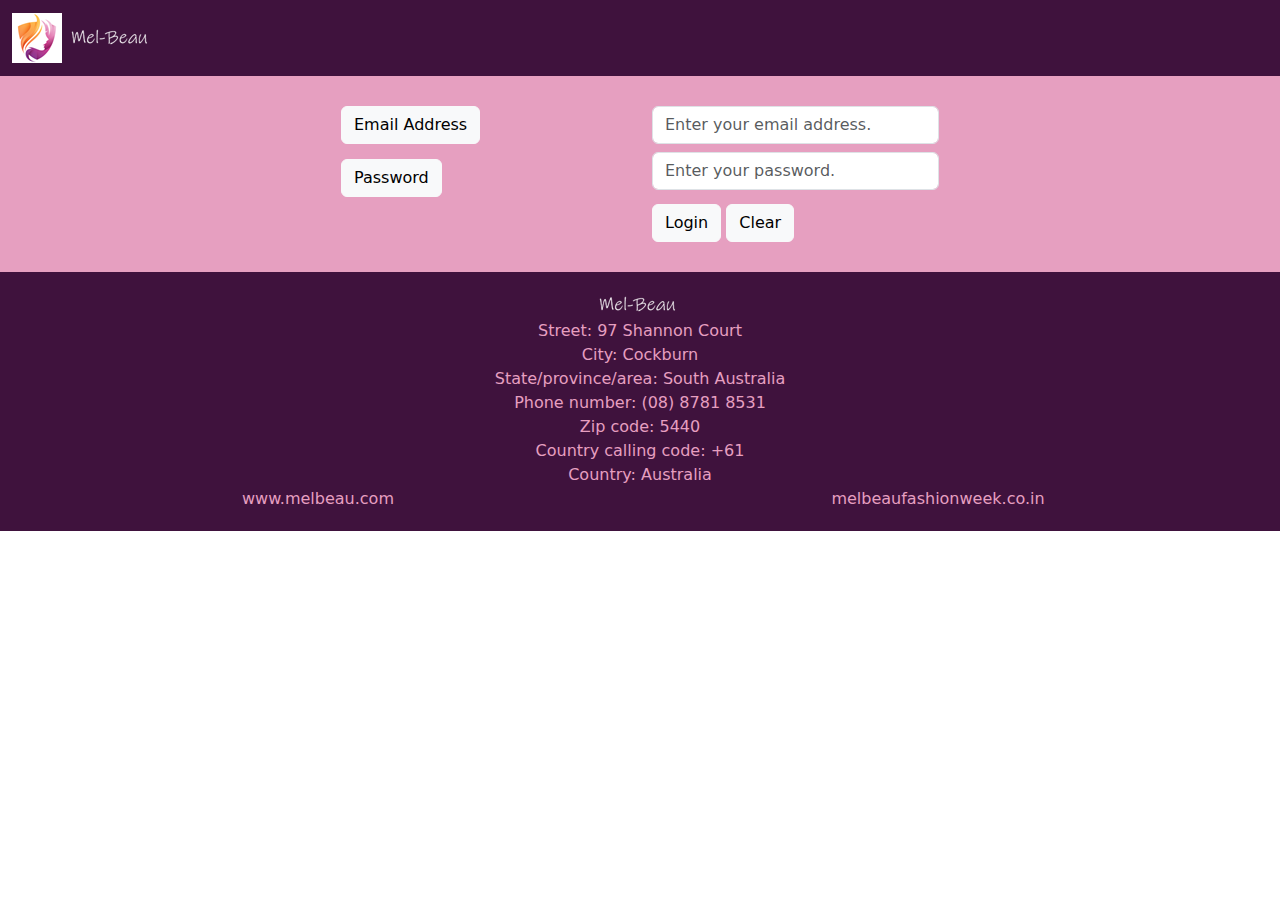
<file: loginPage.html>
<!DOCTYPE html>
<html lang="en">
<head>
    <meta charset="UTF-8">
    <meta name="viewport" content="width=device-width, initial-scale=1.0">
    <title>Login Page</title>

    <!--CSS link from Bootstrap-->
    <link href="https://cdn.jsdelivr.net/npm/bootstrap@5.3.3/dist/css/bootstrap.min.css" rel="stylesheet" integrity="sha384-QWTKZyjpPEjISv5WaRU9OFeRpok6YctnYmDr5pNlyT2bRjXh0JMhjY6hW+ALEwIH" crossorigin="anonymous">
    
    <!--JavaScript link from Bootstrap-->
    <script src="https://cdn.jsdelivr.net/npm/bootstrap@5.3.3/dist/js/bootstrap.bundle.min.js" integrity="sha384-YvpcrYf0tY3lHB60NNkmXc5s9fDVZLESaAA55NDzOxhy9GkcIdslK1eN7N6jIeHz" crossorigin="anonymous"></script>
    
    <!--Favicon link-->
    <link rel="icon" type="image/x-icon" href="images/favicon.webp">

</head>
<body>
    <!--Header-->
    <nav class="navbar navbar-expand-lg" style="background-color:rgb(63, 18, 61);">
        <div class="container-fluid">
          <a class="navbar-brand d-inline-block align-text-center text-light" href="index.html"><img src="images/mel-beau-logo.png"><img src="images/aboutUsLogo.png"></a>
        </div>
    </nav>

<!--Credentials-->
<form>
    <div class="container-fluid" style="background-color: rgb(230, 159, 192);padding: 30px;">
        <div class="row">
            <div class="col-md-3"></div>
            <div class="col-md-3">
                <div class="row g-3 align-items-center">
                    <div class="col-auto">
                    <label for="exampleFormControlInput1" class="form-label"><button type="button" class="btn btn-light">Email Address</button></label>
                </div>
            </div>
            </div>
            <div class="col-md-3">
                <div class="col-auto">
                    <input type="email" required class="form-control" id="exampleFormControlInput1" placeholder="Enter your email address.">
                </div>
            </div>
            <div class="col-md-3"></div>
        </div>

        <div class="row">
            <div class="col-md-3"></div>
            <div class="col-md-3">
                <div class="col-auto">
                    <label for="inputPassword6" class="col-form-label"><button type="button" class="btn btn-light">Password</button></label>
                  </div>
            </div>
            <div class="col-md-3">
                <div class="col-auto">
                    <input type="password" required id="inputPassword6" placeholder="Enter your password." class="form-control" aria-describedby="passwordHelpInline">
                  </div>
            </div>
            <div class="col-md-3"></div>
        </div>

    <div class="row" style="background-color: rgb(230, 159, 192);">
        <div class="col-md-3"></div>
        <div class="col-md-3"></div>
        <div class="col-md-3" style="text-align: left;">
            <input type="submit" class="btn btn-light" value="Login">
            <input type="reset" class="btn btn-light" value="Clear">
        </div>
        <div class="col-md-3"></div>
    </div>
</div>
</form>
     <!--Address-->
<div class="container-fluid text-light" style="background-color:rgb(63, 18, 61);padding: 20px;">

    <div class="row">
      <div class="col-md-12 text-center" style="color: rgb(230, 159, 192);"><img src="images/aboutUsLogo.png"><br>Street: 97 Shannon Court
        <br>
        City:  Cockburn
        <br>
        State/province/area:   South Australia
        <br>
        Phone number:  (08) 8781 8531
        <br>
        Zip code:  5440
        <br>
        Country calling code:  +61
        <br>
        Country:  Australia</div>
    
        <div class="row text-center">
          <div class="col-md-6"><a style="text-decoration: none;color: rgb(230, 159, 192);" href="index.html">www.melbeau.com</a></div>
          <div class="col-md-6"><a style="text-decoration: none;color: rgb(230, 159, 192);" href="index.html">melbeaufashionweek.co.in</a></div>
        </div>
    
    </div>
    </div>
    <!--Address-->
</body>
</html>
</file>
<file: styles/indexStyles.css>
#cat1 :hover{
    transform: scale(1.01);
}
#cat2 :hover{
    transform: scale(1.01);
}
#cat3 :hover{
    transform: scale(1.01);
}
#cat4 :hover{
    transform: scale(1.01);
}
@keyframes brandsAnimation{
    from{
        left:100%;
    }
    to{
        left:0%;
    } 
}
#brands{
    animation: brandsAnimation 10s;
    position:relative;
    animation-iteration-count: infinite;
}
</file>
<file: styles/aboutUsStyles.css>
#card1:hover{
    transform: scale(1.02);
}
#card2  :hover{
    transform: scale(1.02);
}
#card3  :hover{
    transform: scale(1.02);
}
#card4  :hover{
    transform: scale(1.02);
}
#card5  :hover{
    transform: scale(1.02);
}
#card6  :hover{
    transform: scale(1.02);
}
#card7  :hover{
    transform: scale(1.02);
}
</file>
<file: styles/categoriesStyles.css>
#card1:hover{
    transform: scale(1.03);
}
#card2  :hover{
    transform: scale(1.03);
}
#card3  :hover{
    transform: scale(1.03);
}
#card4  :hover{
    transform: scale(1.03);
}
#card5  :hover{
    transform: scale(1.03);
}
#card6  :hover{
    transform: scale(1.03);
}
#card7  :hover{
    transform: scale(1.03);
}
#card8  :hover{
    transform: scale(1.03);
}
</file>
